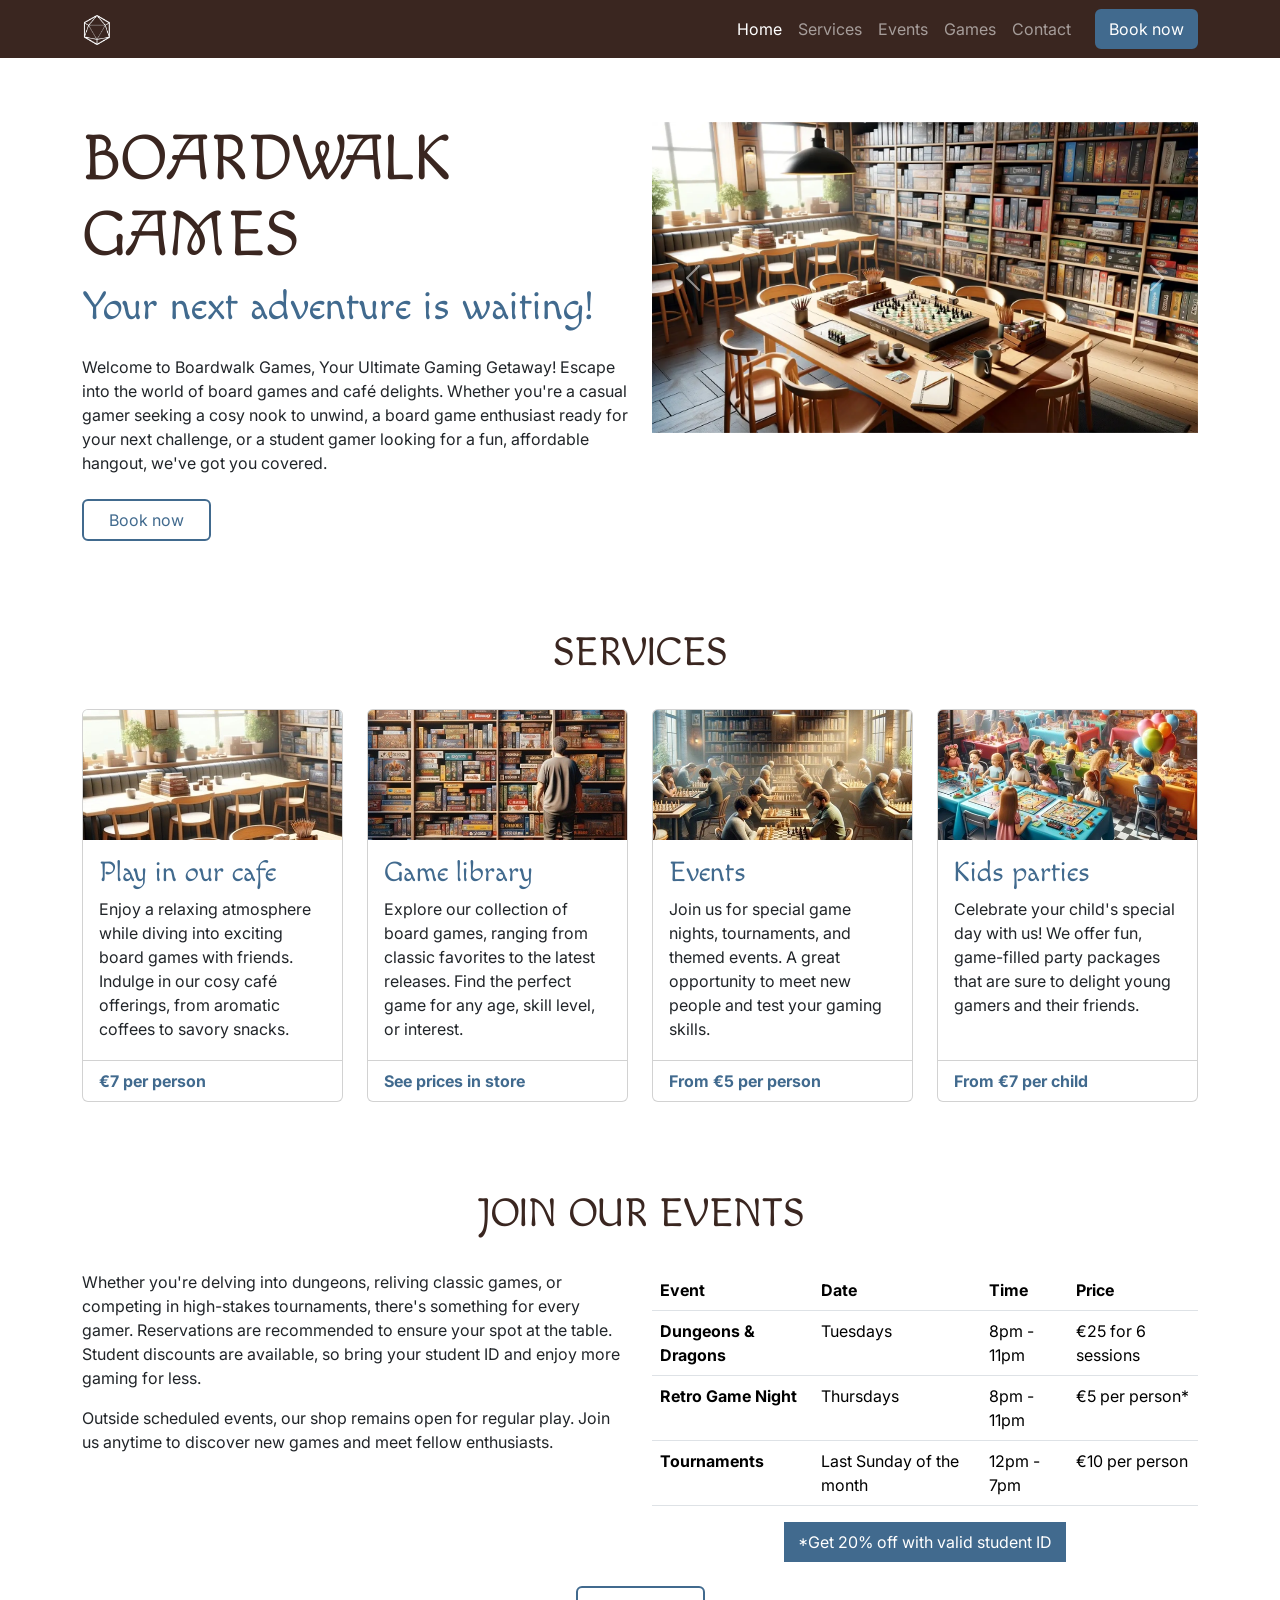
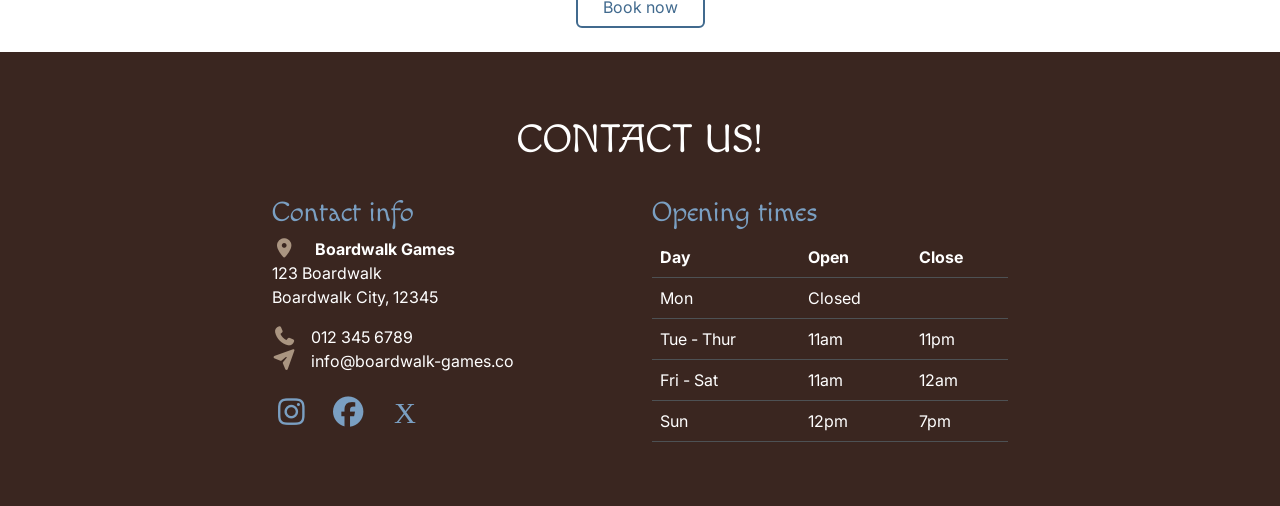
<file: index.html>
<!DOCTYPE html>
<html lang="en">

<head>
    <meta charset="UTF-8">
    <meta name="viewport" content="width=device-width, initial-scale=1.0">
    <meta name="description"
        content="Boardwalk Games, your ultimate gaming retreat!  Perfect for casual gamers, enthusiasts, and student gatherings.  Visit us for your next adventure in board gaming.">
    <title>Boardwalk Games | Home</title> <!-- favicon -->
    <link rel="apple-touch-icon" sizes="180x180" href="assets/favicon/apple-touch-icon.png">
    <link rel="icon" type="image/png" sizes="32x32" href="assets/favicon/favicon-32x32.png">
    <link rel="icon" type="image/png" sizes="16x16" href="assets/favicon/favicon-16x16.png">
    <!-- stylesheet -->
    <link rel="stylesheet" href="vendor/bootstrap/bootstrap.min.css">
    <link rel="stylesheet" href="assets/css/style.css">
    <!-- Font-Awesome stylesheet -->
    <link rel="stylesheet" href="vendor/font-awesome/css/all.min.css">
</head>

<!-- Classes on body work with mt-auto on footer to keep it down at the bottom -->

<body class="d-flex flex-column min-vh-100">

    <!-- Navigation bar -->
    <nav id="navbar" class="navbar navbar-expand-lg fixed-top" data-bs-theme="dark">
        <div class="container">
            <a class="navbar-brand" href=".">
                <img src="assets/images/logo-sm-white.png" alt="Boardwalk Games logo" class="logo">
            </a>
            <button class="navbar-toggler" type="button" data-bs-toggle="collapse"
                data-bs-target="#navbarSupportedContent" aria-controls="navbarSupportedContent" aria-expanded="false"
                aria-label="Toggle navigation">
                <span class="navbar-toggler-icon"></span>
            </button>
            <div class="collapse navbar-collapse" id="navbarSupportedContent">
                <ul class="navbar-nav ms-auto">
                    <li class="nav-item">
                        <a class="nav-link active" aria-current="page" href=".">Home</a>
                    </li>
                    <li class="nav-item">
                        <a class="nav-link" href="#services">Services</a>
                    </li>
                    <li class="nav-item">
                        <a class="nav-link" href="#events">Events</a>
                    </li>
                    <li class="nav-item">
                        <a class="nav-link" href="game-library.html">Games</a>
                    </li>
                    <li class="nav-item">
                        <a class="nav-link" href="#contact">Contact</a>
                    </li>
                    <li class="nav-item">
                        <a class="btn custom-button-filled ms-lg-3" href="booking.html">Book now</a>
                    </li>
                </ul>
            </div>
        </div>
    </nav>

    <!-- Header with carousel -->
    <header id="header" class="container section">
        <div class="row">
            <div class="col-12 col-xl-6 text-center text-xl-start">
                <h1 class="display-3">Boardwalk Games</h1>
                <p class="lead display-6 subheading-colour">Your next adventure is waiting!</p>
                <p class="my-4">Welcome to Boardwalk Games, Your Ultimate Gaming Getaway! Escape into the world of board
                    games and café delights. Whether you're a casual gamer seeking a cosy nook to unwind, a board game
                    enthusiast ready for your next challenge, or a student gamer looking for a fun, affordable hangout,
                    we've got you covered.</p>
                <a class="btn custom-button-outline mb-4" href="booking.html">Book now</a>
            </div>
            <div class="col-12 col-xl-6">
                <!-- Bootstrap carousel -->
                <div id="carousel" class="carousel slide" data-bs-ride="carousel">
                    <div class="carousel-inner">
                        <div class="carousel-item active">
                            <img src="assets/images/boardwalk-games-carousel-image-1.webp" class="d-block w-100"
                                alt="The inside of Boardwalk Games with bookshelves filled with boardgames, and wooden tables to play at">
                        </div>
                        <div class="carousel-item">
                            <img src="assets/images/boardwalk-games-carousel-image-2.webp" class="d-block w-100"
                                alt="The inside of Boardwalk Games with bookshelves filled with boardgames, and wooden tables to play at">
                        </div>
                        <div class="carousel-item">
                            <img src="assets/images/boardwalk-games-carousel-image-3.webp" class="d-block w-100"
                                alt="The inside of Boardwalk Games with bookshelves filled with boardgames, and wooden tables to play at">
                        </div>
                        <div class="carousel-item">
                            <img src="assets/images/boardwalk-games-carousel-image-4.webp" class="d-block w-100"
                                alt="The back-room at Boardwalk Games set up for a Dungeons and Dragons evening">
                        </div>
                        <div class="carousel-item">
                            <img src="assets/images/boardwalk-games-carousel-image-5.webp" class="d-block w-100"
                                alt="A cup of steaming coffee on a wooden table, some playing cards, and a notebook.">
                        </div>
                        <div class="carousel-item">
                            <img src="assets/images/boardwalk-games-carousel-image-6.webp" class="d-block w-100"
                                alt="Students playing a card game at Boardwalk Games">
                        </div>
                    </div>
                    <button class="carousel-control-prev" type="button" data-bs-target="#carousel" data-bs-slide="prev">
                        <span class="carousel-control-prev-icon" aria-hidden="true"></span>
                        <span class="visually-hidden">Previous</span>
                    </button>
                    <button class="carousel-control-next" type="button" data-bs-target="#carousel" data-bs-slide="next">
                        <span class="carousel-control-next-icon" aria-hidden="true"></span>
                        <span class="visually-hidden">Next</span>
                    </button>
                </div>
            </div>
        </div>
    </header>

    <!-- main element, purely semantic -->
    <main>
        <!-- Services section -->
        <section id="services" class="container section">
            <div class="row">
                <div class="col-12 text-center">
                    <h2 class="display-6">Services</h2>
                </div>
                <div class="col-12 col-md-6 col-xl-3">
                    <div class="card">
                        <img src="assets/images/services-1.webp" class="card-img-top"
                            alt="Boardwalk games cafe table by a window, stacks of boardgames can be seen on the table">
                        <div class="card-body">
                            <h3 class="card-title subheading-colour">Play in our cafe</h3>
                            <p class="card-text">
                                Enjoy a relaxing atmosphere while diving into exciting board
                                games with friends. Indulge in our cosy café offerings, from
                                aromatic coffees to savory snacks.
                            </p>
                        </div>
                        <div class="card-footer">
                            <p class="mb-0">€7 per person</p>
                        </div>
                    </div>
                </div>
                <div class="col-12 col-md-6 col-xl-3">
                    <div class="card">
                        <img src="assets/images/services-2.webp" class="card-img-top"
                            alt="Board games stacked in bookshelves, a man can be seen browsing the shelves">
                        <div class="card-body">
                            <!-- bootstrap cards come as h5 by default, changed to h3 to fit project heading hierarchy -->
                            <h3 class="card-title subheading-colour">Game library</h3>
                            <p class="card-text">
                                Explore our collection of board games, ranging from classic
                                favorites to the latest releases. Find the perfect game for
                                any age, skill level, or interest.
                            </p>
                        </div>
                        <div class="card-footer">
                            <p class="mb-0">See prices in store</p>
                        </div>
                    </div>
                </div>
                <div class="col-12 col-md-6 col-xl-3">
                    <div class="card">
                        <img src="assets/images/services-3.webp" class="card-img-top"
                            alt="A chess competition being held at Boardwalk Games">
                        <div class="card-body">
                            <h3 class="card-title subheading-colour">Events</h3>
                            <p class="card-text">
                                Join us for special game nights, tournaments, and themed
                                events. A great opportunity to meet new people and test your
                                gaming skills.
                            </p>
                        </div>
                        <div class="card-footer">
                            <p class="mb-0">From €5 per person</p>
                        </div>
                    </div>
                </div>
                <div class="col-12 col-md-6 col-xl-3">
                    <div class="card">
                        <img src="assets/images/services-4.webp" class="card-img-top"
                            alt="A kids party being held at Boardwalk Games">
                        <div class="card-body">
                            <h3 class="card-title subheading-colour">Kids parties</h3>
                            <p class="card-text">
                                Celebrate your child's special day with us! We offer fun,
                                game-filled party packages that are sure to delight young
                                gamers and their friends.
                            </p>
                        </div>
                        <div class="card-footer">
                            <p class="mb-0">From €7 per child</p>
                        </div>
                    </div>
                </div>
            </div>
        </section>

        <!-- Events section -->
        <section id="events" class="container section">
            <div class="row justify-content-center">
                <div class="col-12 text-center">
                    <h2 class="display-6">Join our events</h2>
                </div>
                <div class="col-12 col-xl-6">
                    <p>Whether you're delving into dungeons, reliving classic games, or competing in high-stakes
                        tournaments, there's something for every gamer. Reservations are recommended to ensure your spot
                        at the table. Student discounts are available, so bring your student ID and enjoy more gaming
                        for less.</p>
                    <p>Outside scheduled events, our shop remains open for regular play. Join us anytime to discover new
                        games and meet fellow enthusiasts.</p>
                </div>
                <div class="col-12 col-xl-6">
                    <table class="table table-hover">
                        <tr>
                            <th>Event</th>
                            <th>Date</th>
                            <th>Time</th>
                            <th>Price</th>
                        </tr>
                        <tr>
                            <td>Dungeons & Dragons</td>
                            <td>Tuesdays</td>
                            <td>8pm - 11pm</td>
                            <td>€25 for 6 sessions</td>
                        </tr>
                        <tr>
                            <td>Retro Game Night</td>
                            <td>Thursdays</td>
                            <td>8pm - 11pm</td>
                            <td>€5 per person*</td>
                        </tr>
                        <tr>
                            <td>Tournaments</td>
                            <td>Last Sunday of the month</td>
                            <td>12pm - 7pm</td>
                            <td>€10 per person</td>
                        </tr>
                    </table>
                    <div class="d-flex justify-content-center">
                        <p id="discount-button" class="btn custom-button-filled text-no-wrap">*Get 20% off with valid
                            student ID</p>
                    </div>
                </div>
                <div class="col-12 d-flex justify-content-center">
                    <a class="btn custom-button-outline mt-2 mb-4" href="booking.html">Book now</a>
                </div>
            </div>
        </section>
    </main>

    <!-- footer - contact section -->
    <footer id="contact" class="mt-auto">
        <div class="container section">
            <div class="row justify-content-center">
                <div class="col-12 text-center">
                    <h2 class="display-6">Contact us!</h2>
                </div>
                <!-- Contact info -->
                <div class="col-12 col-md-6 col-xl-4">
                    <h3 class="subheading-colour">Contact info</h3>
                    <address>
                        <i class="fa-solid fa-location-dot"></i> <strong>Boardwalk Games</strong><br>
                        123 Boardwalk<br>
                        Boardwalk City, 12345<br>
                    </address>
                    <p><i class="fa-solid fa-phone"></i>012 345 6789<br>
                        <i class="fa-solid fa-paper-plane"></i>info@boardwalk-games.co
                    </p>
                    <div class="social-links my-4">
                        <a href="https://www.instagram.com/" target="_blank" rel="noopener"
                            aria-label="Visit our Instagram page (opens in a new tab)"><i
                                class="fa-brands fa-instagram"></i></a>
                        <a href="https://www.facebook.com/" target="_blank" rel="noopener"
                            aria-label="Visit our Facebook page (opens in a new tab)"><i
                                class="fa-brands fa-facebook"></i></a>
                        <a href="https://x.com/" target="_blank" rel="noopener"
                            aria-label="Visit our X page (opens in a new tab)"><i class="fa-brands fa-x"></i></a>
                    </div>
                </div>
                <!-- Opening times -->
                <div class="col-12 col-md-6 col-xl-4">
                    <h3 class="subheading-colour">Opening times</h3>
                    <table class="table table-dark">
                        <tr>
                            <th>Day</th>
                            <th>Open</th>
                            <th>Close</th>
                        </tr>
                        <tr>
                            <td>Mon</td>
                            <td>Closed</td>
                            <td></td>
                        </tr>
                        <tr>
                            <td>Tue - Thur</td>
                            <td>11am</td>
                            <td>11pm</td>
                        </tr>
                        <tr>
                            <td>Fri - Sat</td>
                            <td>11am</td>
                            <td>12am</td>
                        </tr>
                        <tr>
                            <td>Sun</td>
                            <td>12pm</td>
                            <td>7pm</td>
                        </tr>
                    </table>
                </div>
            </div>
        </div>
    </footer>

    <script src="vendor/bootstrap/bootstrap.bundle.min.js"></script>

    <!-- JavaScript code to ensure the Bootstrap mobile navbar collapses when navigating to in-page links -->
    <script>
        document
            .querySelectorAll(".navbar-collapse .nav-link")
            .forEach((link) => {
                link.addEventListener("click", function (e) {
                    let section = document.querySelector(e.target.getAttribute("href"));
                    if (section) {
                        e.preventDefault(); // Prevent default anchor click behavior
                        let navbarHeight = document.querySelector(".navbar-toggler").offsetHeight;
                        window.scroll({
                            top: section.offsetTop - navbarHeight, // Adjust for navbar height
                            behavior: "smooth",
                        });
                        document
                            .querySelector(".navbar-collapse")
                            .classList.remove("show"); // Collapse navbar
                    }
                });
            });
    </script>
</body>

</html>
</file>
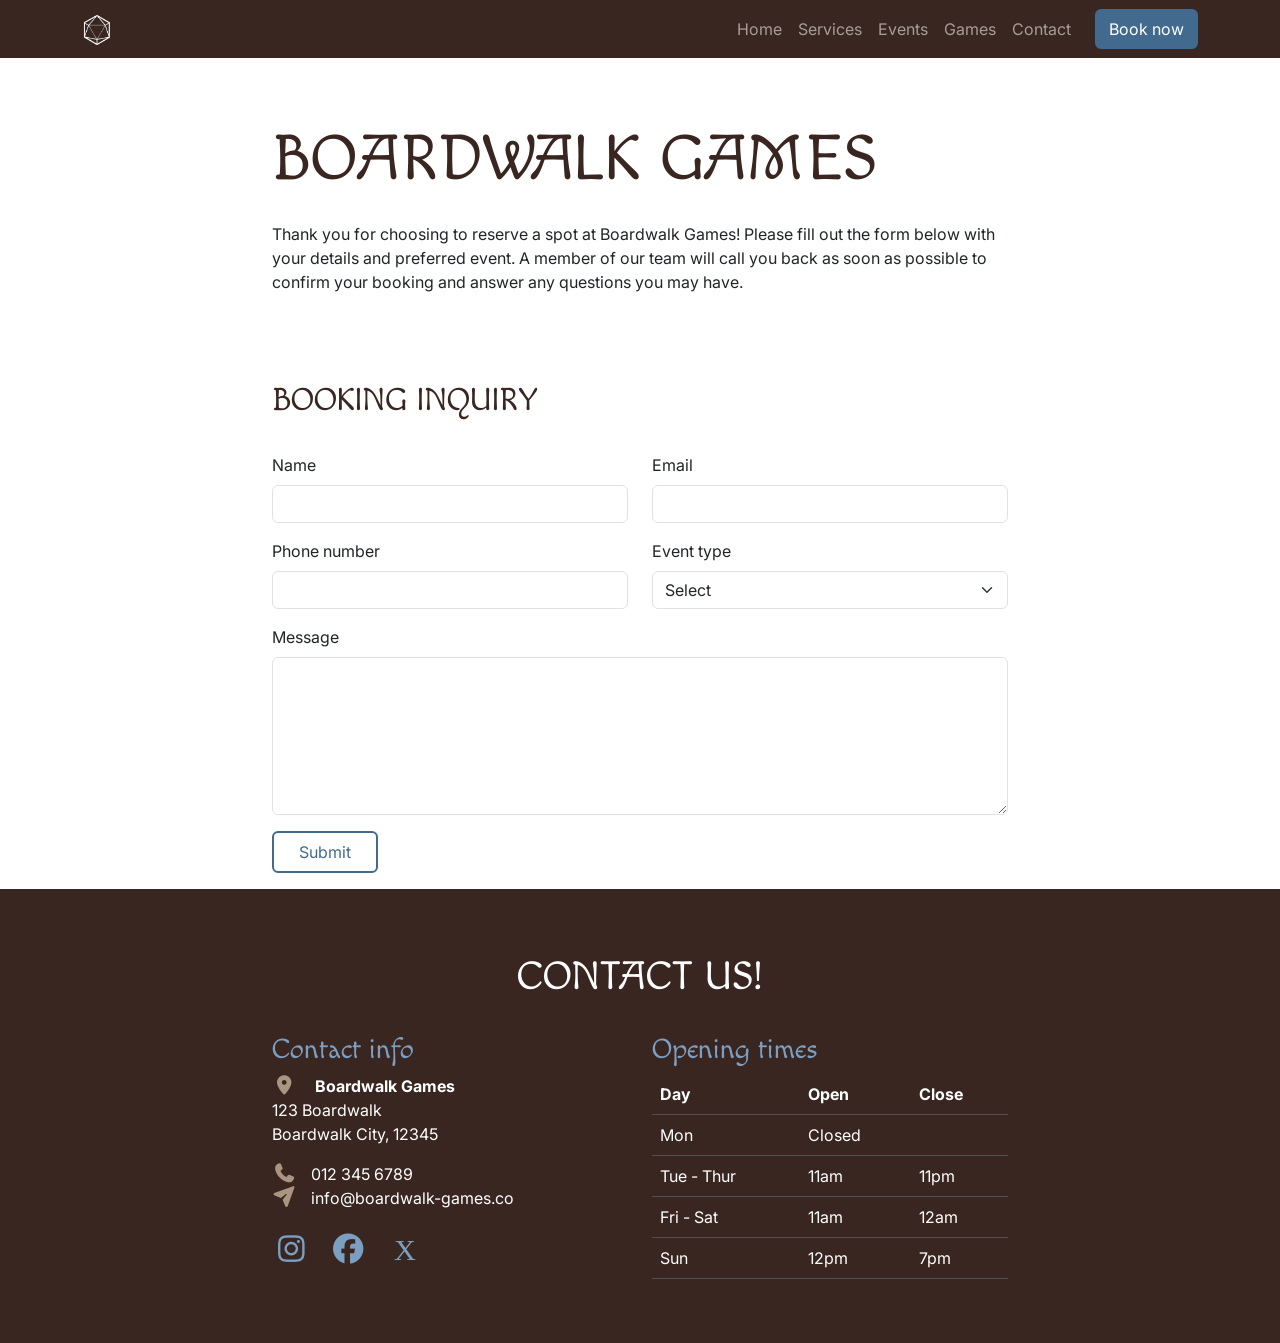
<file: booking.html>
<!DOCTYPE html>
<html lang="en">

<head>
    <meta charset="UTF-8">
    <meta name="viewport" content="width=device-width, initial-scale=1.0">
    <meta name="description"
        content="Boardwalk Games, your ultimate gaming retreat! Perfect for casual gamers, enthusiasts, and student gatherings. Visit us for your next adventure in board gaming.">
    <title>Boardwalk Games | Booking inquiry</title> <!-- favicon -->
    <link rel="apple-touch-icon" sizes="180x180" href="assets/favicon/apple-touch-icon.png">
    <link rel="icon" type="image/png" sizes="32x32" href="assets/favicon/favicon-32x32.png">
    <link rel="icon" type="image/png" sizes="16x16" href="assets/favicon/favicon-16x16.png">
    <!-- stylesheet -->
    <link rel="stylesheet" href="vendor/bootstrap/bootstrap.min.css">
    <link rel="stylesheet" href="assets/css/style.css">
    <!-- Font-Awesome stylesheet -->
    <link rel="stylesheet" href="vendor/font-awesome/css/all.min.css">
</head>

<!-- Classes on body work with mt-auto on footer to keep it down at the bottom -->

<body class="d-flex flex-column min-vh-100">

    <!-- Navigation bar -->
    <nav id="navbar" class="navbar navbar-expand-lg fixed-top" data-bs-theme="dark">
        <div class="container">
            <a class="navbar-brand" href=".">
                <img src="assets/images/logo-sm-white.png" alt="Boardwalk Games logo" class="logo">
            </a>
            <button class="navbar-toggler" type="button" data-bs-toggle="collapse"
                data-bs-target="#navbarSupportedContent" aria-controls="navbarSupportedContent" aria-expanded="false"
                aria-label="Toggle navigation">
                <span class="navbar-toggler-icon"></span>
            </button>
            <div class="collapse navbar-collapse" id="navbarSupportedContent">
                <ul class="navbar-nav ms-auto">
                    <li class="nav-item">
                        <a class="nav-link" href=".">Home</a>
                    </li>
                    <li class="nav-item">
                        <a class="nav-link" href="./#services">Services</a>
                    </li>
                    <li class="nav-item">
                        <a class="nav-link" href="./#events">Events</a>
                    </li>
                    <li class="nav-item">
                        <a class="nav-link" href="game-library.html">Games</a>
                    </li>
                    <li class="nav-item">
                        <a class="nav-link" href="#contact">Contact</a>
                    </li>
                    <li class="nav-item">
                        <a class="btn custom-button-filled ms-lg-3" href="booking.html" aria-current="page">Book now</a>
                    </li>
                </ul>
            </div>
        </div>
    </nav>

    <!-- header section -->
    <header id="header" class="container section">
        <div class="row justify-content-center">
            <div class="col-12 col-md-8 text-center text-xl-start">
                <h1 class="display-3">Boardwalk Games</h1>
                <p class="my-4">
                    Thank you for choosing to reserve a spot at Boardwalk Games! Please
                    fill out the form below with your details and preferred event. A
                    member of our team will call you back as soon as possible to confirm
                    your booking and answer any questions you may have.
                </p>
            </div>
        </div>
    </header>

    <main>
        <!-- Booking inquiry form section -->
        <section id="booking-form" class="container section">
            <div class="row justify-content-center">
                <div class="col-12 col-md-8">
                    <h2>Booking inquiry</h2>
                    <form action="success.html">
                        <div class="row">
                            <div class="col-12 col-lg-6 mb-3">
                                <label for="name" class="form-label">Name</label>
                                <input class="form-control" id="name" name="name" type="text" required>
                            </div>
                            <div class="col-12 col-lg-6 mb-3">
                                <label for="email" class="form-label">Email</label>
                                <input class="form-control" id="email" name="email" type="email" required>
                            </div>
                            <div class="col-12 col-lg-6 mb-3">
                                <label for="phone" class="form-label">Phone number</label>
                                <input class="form-control" id="phone" name="phone" type="text" required>
                            </div>
                            <div class="col-12 col-lg-6 mb-3">
                                <label for="event-type" class="form-label">Event type</label>
                                <select id="event-type" class="form-select" name="event-type" required>
                                    <option value="" selected>Select</option>
                                    <option value="regular-play">Reserve a table</option>
                                    <option value="dnd">Dungeons & Dragons</option>
                                    <option value="retro-night">Retro Game Night</option>
                                    <option value="tournament">Tournament</option>
                                    <option value="kids-party">Kids party</option>
                                </select>
                            </div>
                            <div class="col-12 mb-3">
                                <label for="message" class="form-label">Message</label>
                                <textarea class="form-control" rows="6" id="message" name="message" required></textarea>
                            </div>
                        </div>

                        <button type="submit" class="btn custom-button-outline mb-3">Submit</button>
                    </form>
                </div>
            </div>
        </section>
    </main>

    <!-- footer - contact section -->
    <footer id="contact" class="mt-auto">
        <div class="container section">
            <div class="row justify-content-center">
                <div class="col-12 text-center">
                    <h2 class="display-6">Contact us!</h2>
                </div>
                <!-- Contact info -->
                <div class="col-12 col-md-6 col-xl-4">
                    <h3 class="subheading-colour">Contact info</h3>
                    <address>
                        <i class="fa-solid fa-location-dot"></i> <strong>Boardwalk Games</strong><br>
                        123 Boardwalk<br>
                        Boardwalk City, 12345<br>
                    </address>
                    <p><i class="fa-solid fa-phone"></i>012 345 6789<br>
                        <i class="fa-solid fa-paper-plane"></i>info@boardwalk-games.co
                    </p>
                    <div class="social-links my-4">
                        <a href="https://www.instagram.com/" target="_blank" rel="noopener"
                            aria-label="Visit our Instagram page (opens in a new tab)"><i
                                class="fa-brands fa-instagram"></i></a>
                        <a href="https://www.facebook.com/" target="_blank" rel="noopener"
                            aria-label="Visit our Facebook page (opens in a new tab)"><i
                                class="fa-brands fa-facebook"></i></a>
                        <a href="https://x.com/" target="_blank" rel="noopener"
                            aria-label="Visit our X page (opens in a new tab)"><i class="fa-brands fa-x"></i></a>
                    </div>
                </div>
                <!-- Opening times -->
                <div class="col-12 col-md-6 col-xl-4">
                    <h3 class="subheading-colour">Opening times</h3>
                    <table class="table table-dark">
                        <tr>
                            <th>Day</th>
                            <th>Open</th>
                            <th>Close</th>
                        </tr>
                        <tr>
                            <td>Mon</td>
                            <td>Closed</td>
                            <td></td>
                        </tr>
                        <tr>
                            <td>Tue - Thur</td>
                            <td>11am</td>
                            <td>11pm</td>
                        </tr>
                        <tr>
                            <td>Fri - Sat</td>
                            <td>11am</td>
                            <td>12am</td>
                        </tr>
                        <tr>
                            <td>Sun</td>
                            <td>12pm</td>
                            <td>7pm</td>
                        </tr>
                    </table>
                </div>
            </div>
        </div>
    </footer>

    <script src="vendor/bootstrap/bootstrap.bundle.min.js"></script>
</body>

</html>
</file>
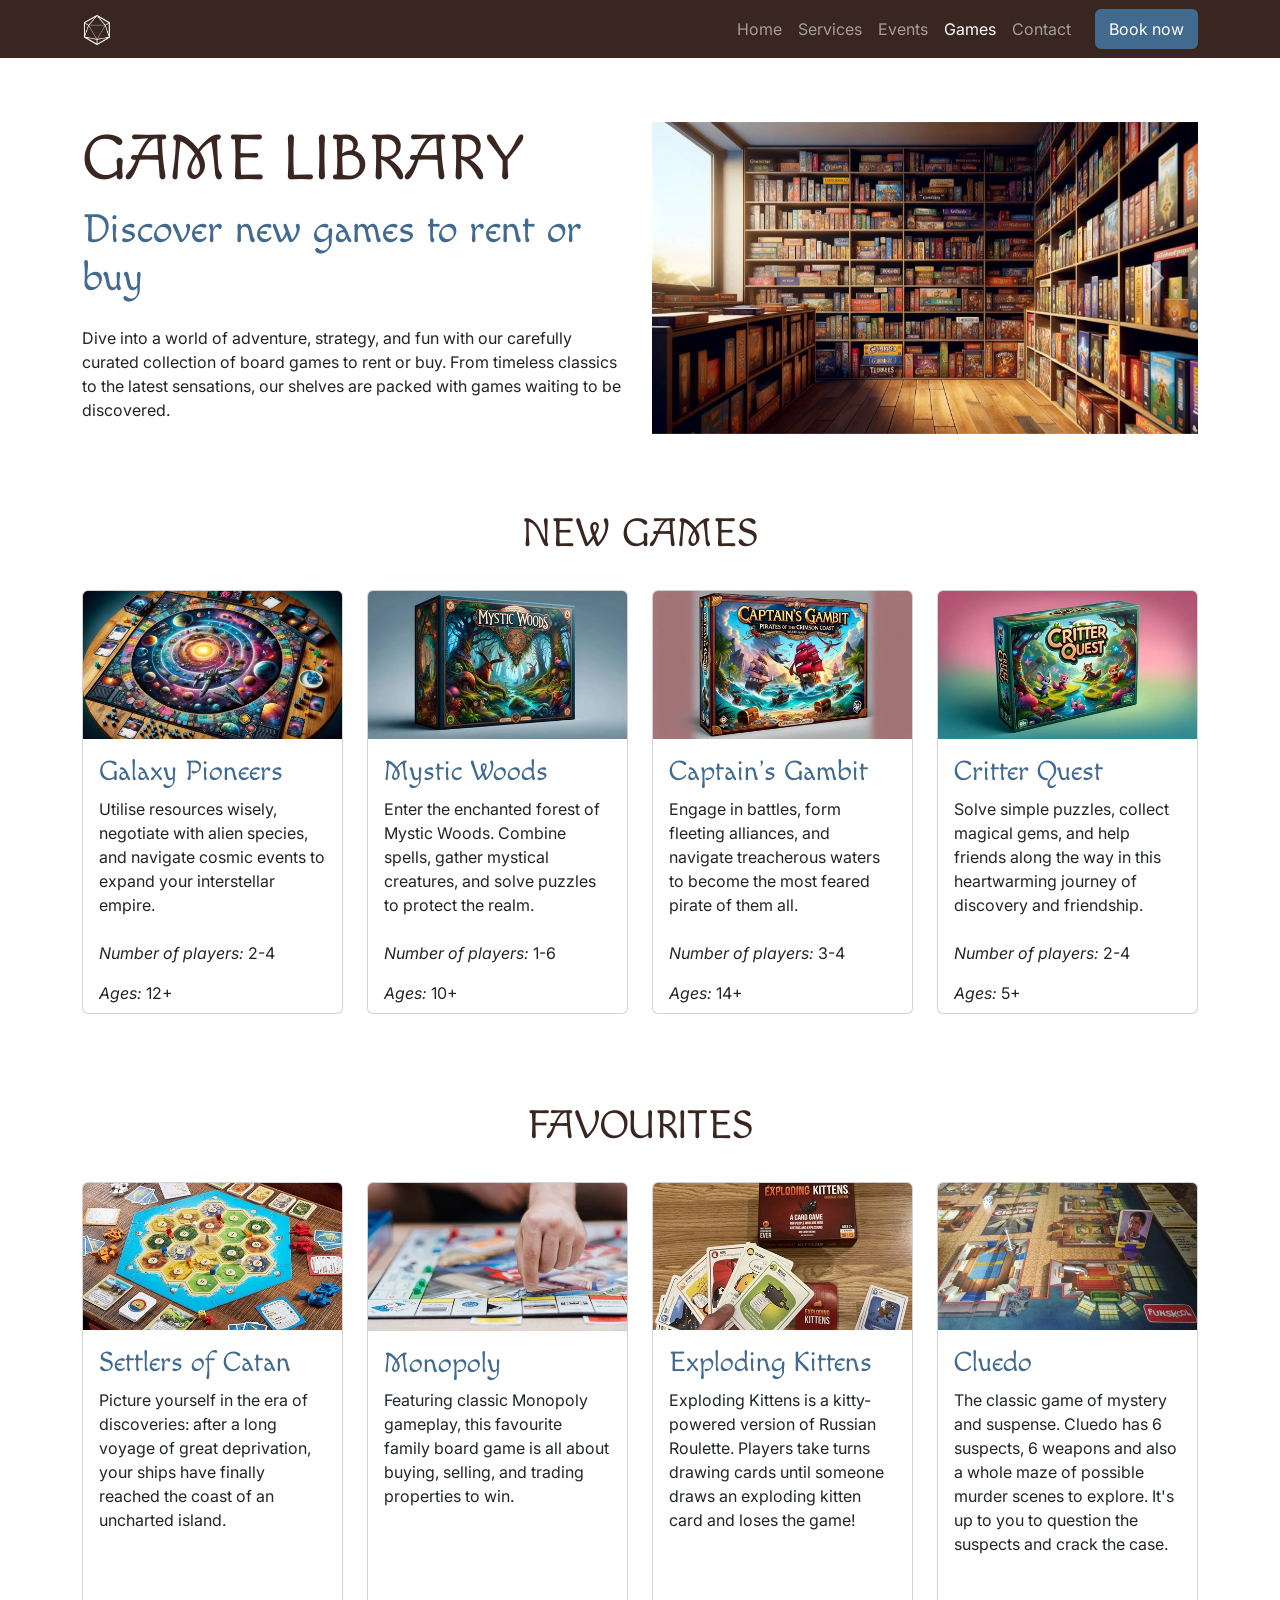
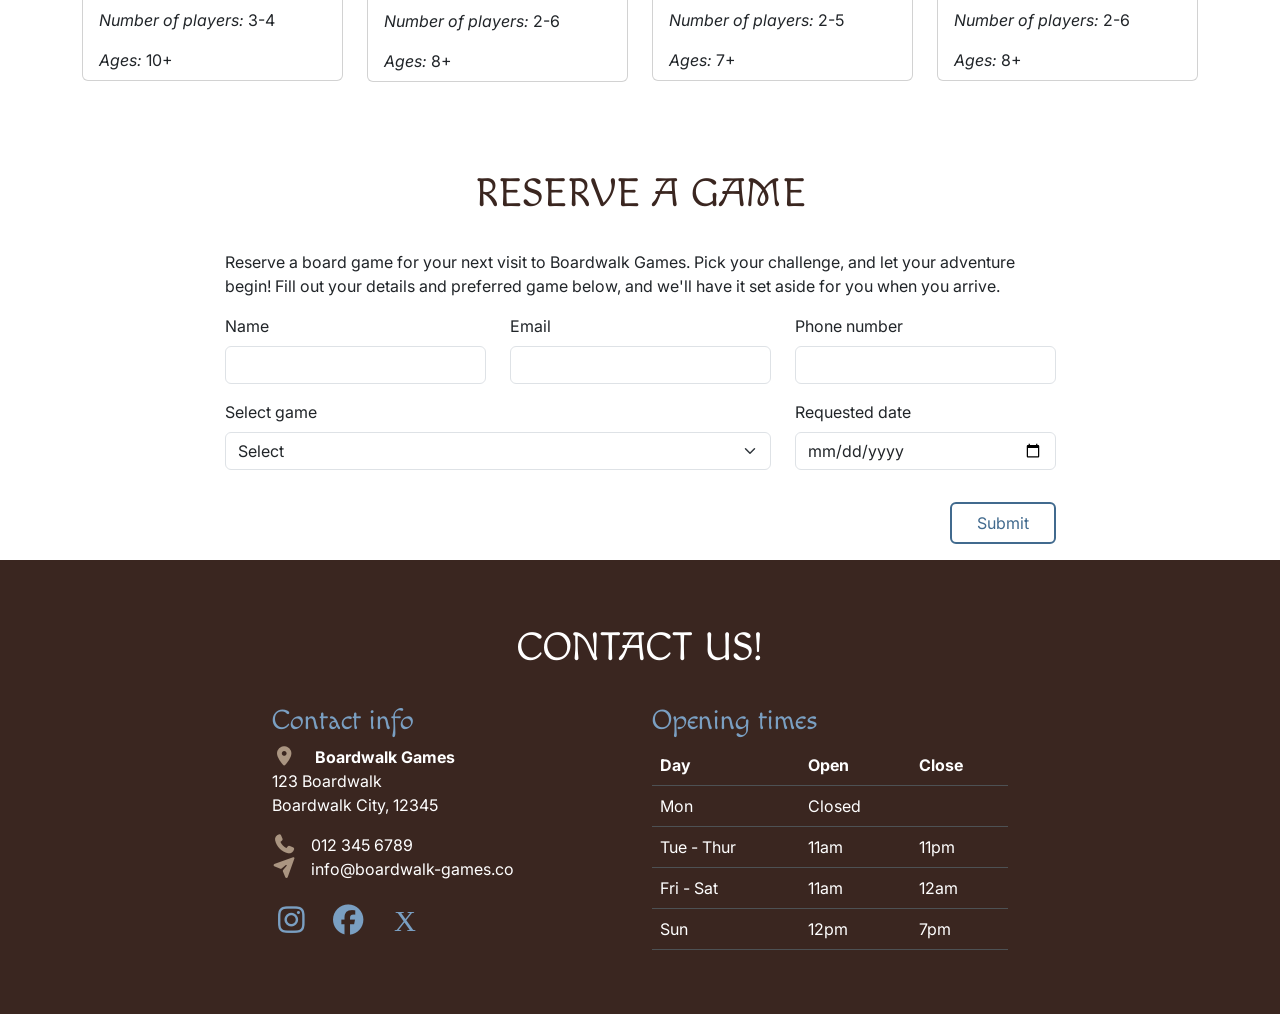
<file: game-library.html>
<!DOCTYPE html>
<html lang="en">

<head>
    <meta charset="UTF-8">
    <meta name="viewport" content="width=device-width, initial-scale=1.0">
    <meta name="description"
        content="Explore Boardwalk Games' vast library of engaging and exciting board games available for rent or purchase. Reserve your game online and embark on your next board game adventure today!">
    <title>Boardwalk Games | Game Library</title> <!-- favicon -->
    <link rel="apple-touch-icon" sizes="180x180" href="assets/favicon/apple-touch-icon.png">
    <link rel="icon" type="image/png" sizes="32x32" href="assets/favicon/favicon-32x32.png">
    <link rel="icon" type="image/png" sizes="16x16" href="assets/favicon/favicon-16x16.png">
    <!-- stylesheet -->
    <link rel="stylesheet" href="vendor/bootstrap/bootstrap.min.css">
    <link rel="stylesheet" href="assets/css/style.css">
    <!-- Font-Awesome stylesheet -->
    <link rel="stylesheet" href="vendor/font-awesome/css/all.min.css">
</head>

<!-- Classes on body work with mt-auto on footer to keep it down at the bottom -->

<body class="d-flex flex-column min-vh-100">

    <!-- Navigation bar -->
    <nav id="navbar" class="navbar navbar-expand-lg fixed-top" data-bs-theme="dark">
        <div class="container">
            <a class="navbar-brand" href=".">
                <img src="assets/images/logo-sm-white.png" alt="Boardwalk Games logo" class="logo">
            </a>
            <button class="navbar-toggler" type="button" data-bs-toggle="collapse"
                data-bs-target="#navbarSupportedContent" aria-controls="navbarSupportedContent" aria-expanded="false"
                aria-label="Toggle navigation">
                <span class="navbar-toggler-icon"></span>
            </button>
            <div class="collapse navbar-collapse" id="navbarSupportedContent">
                <ul class="navbar-nav ms-auto">
                    <li class="nav-item">
                        <a class="nav-link" href=".">Home</a>
                    </li>
                    <li class="nav-item">
                        <a class="nav-link" href="./#services">Services</a>
                    </li>
                    <li class="nav-item">
                        <a class="nav-link" href="./#events">Events</a>
                    </li>
                    <li class="nav-item">
                        <a class="nav-link active" aria-current="page" href="game-library.html">Games</a>
                    </li>
                    <li class="nav-item">
                        <a class="nav-link" href="#contact">Contact</a>
                    </li>
                    <li class="nav-item">
                        <a class="btn custom-button-filled ms-lg-3" href="booking.html">Book now</a>
                    </li>
                </ul>
            </div>
        </div>
    </nav>

    <!-- Header with carousel -->
    <header id="header" class="container section">
        <div class="row">
            <div class="col-12 col-xl-6 text-center text-xl-start">
                <h1 class="display-3">Game Library</h1>
                <p class="lead display-6 subheading-colour">Discover new games to rent or buy</p>
                <p class="my-4">Dive into a world of adventure, strategy, and fun with our carefully curated collection
                    of board games to rent or buy. From timeless classics to the latest sensations, our shelves are
                    packed with games waiting to be discovered.</p>
            </div>
            <div class="col-12 col-xl-6">
                <!-- Bootstrap carousel -->
                <div id="carousel" class="carousel slide" data-bs-ride="carousel">
                    <div class="carousel-inner">
                        <div class="carousel-item active">
                            <img src="assets/images/game-library-carousel-1.webp" class="d-block w-100"
                                alt="Bookshelves filled with boardgames">
                        </div>
                        <div class="carousel-item">
                            <img src="assets/images/game-library-carousel-2.webp" class="d-block w-100"
                                alt="Bookshelves filled with boardgames">
                        </div>
                        <div class="carousel-item">
                            <img src="assets/images/game-library-carousel-3.webp" class="d-block w-100"
                                alt="Bookshelves filled with boardgames, one man is browsing the shelves">
                        </div>
                        <div class="carousel-item">
                            <img src="assets/images/game-library-carousel-4.webp" class="d-block w-100"
                                alt="8 board games stacked on top of each other">
                        </div>
                    </div>
                    <button class="carousel-control-prev" type="button" data-bs-target="#carousel" data-bs-slide="prev">
                        <span class="carousel-control-prev-icon" aria-hidden="true"></span>
                        <span class="visually-hidden">Previous</span>
                    </button>
                    <button class="carousel-control-next" type="button" data-bs-target="#carousel" data-bs-slide="next">
                        <span class="carousel-control-next-icon" aria-hidden="true"></span>
                        <span class="visually-hidden">Next</span>
                    </button>
                </div>
            </div>
        </div>
    </header>

    <!-- main element, purely semantic -->
    <main>
        <!-- New games section -->
        <section id="new-games" class="container section games">
            <div class="row">
                <div class="col-12 text-center">
                    <h2 class="display-6">New Games</h2>
                </div>
                <div class="col-12 col-md-6 col-xl-3">
                    <div class="card">
                        <img src="assets/images/new-games-1.webp" class="card-img-top" alt="Galaxy Pioneers board game">
                        <div class="card-body">
                            <h3 class="card-title subheading-colour">Galaxy Pioneers</h3>
                            <p class="card-text">
                                Utilise resources wisely, negotiate with alien species, and navigate cosmic events to
                                expand your interstellar empire.
                            </p>
                        </div>
                        <div class="card-footer">
                            <p><span class="game-data-caption">Number of players: </span>2-4</p>
                            <p class="mb-0"><span class="game-data-caption">Ages: </span>12+</p>
                        </div>
                    </div>
                </div>
                <div class="col-12 col-md-6 col-xl-3">
                    <div class="card">
                        <img src="assets/images/new-games-2.webp" class="card-img-top"
                            alt="Mystic Woods board game box">
                        <div class="card-body">
                            <h3 class="card-title subheading-colour">Mystic Woods</h3>
                            <p class="card-text">
                                Enter the enchanted forest of Mystic Woods. Combine spells, gather mystical
                                creatures, and solve puzzles to protect the realm.
                            </p>
                        </div>
                        <div class="card-footer">
                            <p><span class="game-data-caption">Number of players: </span>1-6</p>
                            <p class="mb-0"><span class="game-data-caption">Ages: </span>10+</p>
                        </div>
                    </div>
                </div>
                <div class="col-12 col-md-6 col-xl-3">
                    <div class="card">
                        <img src="assets/images/new-games-3.webp" class="card-img-top"
                            alt="Captain's Gambit board game box">
                        <div class="card-body">
                            <h3 class="card-title subheading-colour">Captain's Gambit</h3>
                            <p class="card-text">
                                Engage in battles, form fleeting alliances, and navigate treacherous waters to
                                become the most feared pirate of them all.
                            </p>
                        </div>
                        <div class="card-footer">
                            <p><span class="game-data-caption">Number of players: </span>3-4</p>
                            <p class="mb-0"><span class="game-data-caption">Ages: </span>14+</p>
                        </div>
                    </div>
                </div>
                <div class="col-12 col-md-6 col-xl-3">
                    <div class="card">
                        <img src="assets/images/new-games-4.webp" class="card-img-top"
                            alt="Critter Quest board game box">
                        <div class="card-body">
                            <h3 class="card-title subheading-colour">Critter Quest</h3>
                            <p class="card-text">
                                Solve simple puzzles, collect magical gems, and help friends along the way in this
                                heartwarming journey of discovery and friendship.
                            </p>
                        </div>
                        <div class="card-footer">
                            <p><span class="game-data-caption">Number of players: </span>2-4</p>
                            <p class="mb-0"><span class="game-data-caption">Ages: </span>5+</p>
                        </div>
                    </div>
                </div>
            </div>
        </section>

        <!-- Favourite games section -->
        <section id="fav-games" class="container section games">
            <div class="row">
                <div class="col-12 text-center">
                    <h2 class="display-6">Favourites</h2>
                </div>
                <div class="col-12 col-md-6 col-xl-3">
                    <div class="card">
                        <img src="assets/images/fav-games-1.webp" class="card-img-top"
                            alt="Settlers of Catan board game">
                        <div class="card-body">
                            <h3 class="card-title subheading-colour">Settlers of Catan</h3>
                            <p class="card-text">
                                Picture yourself in the era of discoveries: after a long voyage of great deprivation,
                                your ships have finally reached the coast of an uncharted island.
                            </p>
                        </div>
                        <div class="card-footer">
                            <p><span class="game-data-caption">Number of players: </span>3-4</p>
                            <p class="mb-0"><span class="game-data-caption">Ages: </span>10+</p>
                        </div>
                    </div>
                </div>
                <div class="col-12 col-md-6 col-xl-3">
                    <div class="card">
                        <img src="assets/images/fav-games-2.webp" class="card-img-top" alt="Monopoly board game">
                        <div class="card-body">
                            <h3 class="card-title subheading-colour">Monopoly</h3>
                            <p class="card-text">
                                Featuring classic Monopoly gameplay, this favourite family board game is all about
                                buying, selling, and trading properties to win.
                            </p>
                        </div>
                        <div class="card-footer">
                            <p><span class="game-data-caption">Number of players: </span>2-6</p>
                            <p class="mb-0"><span class="game-data-caption">Ages: </span>8+</p>
                        </div>
                    </div>
                </div>
                <div class="col-12 col-md-6 col-xl-3">
                    <div class="card">
                        <img src="assets/images/fav-games-3.webp" class="card-img-top"
                            alt="Exploding Kittens card game">
                        <div class="card-body">
                            <h3 class="card-title subheading-colour">Exploding Kittens</h3>
                            <p class="card-text">
                                Exploding Kittens is a kitty-powered version of Russian Roulette. Players take turns
                                drawing cards until someone draws an exploding kitten card and loses the game!
                            </p>
                        </div>
                        <div class="card-footer">
                            <p><span class="game-data-caption">Number of players: </span>2-5</p>
                            <p class="mb-0"><span class="game-data-caption">Ages: </span>7+</p>
                        </div>
                    </div>
                </div>
                <div class="col-12 col-md-6 col-xl-3">
                    <div class="card">
                        <img src="assets/images/fav-games-4.webp" class="card-img-top" alt="Cluedo board game">
                        <div class="card-body">
                            <h3 class="card-title subheading-colour">Cluedo</h3>
                            <p class="card-text">
                                The classic game of mystery and suspense. Cluedo has 6 suspects, 6 weapons and also a
                                whole maze of possible murder scenes to explore. It's up to you to question the suspects
                                and crack the case.
                            </p>
                        </div>
                        <div class="card-footer">
                            <p><span class="game-data-caption">Number of players: </span>2-6</p>
                            <p class="mb-0"><span class="game-data-caption">Ages: </span>8+</p>
                        </div>
                    </div>
                </div>
            </div>
        </section>

        <!-- Game reservation section -->
        <section id="reserve" class="container section games">
            <div class="row d-flex justify-content-center">
                <div class="col-12 text-center">
                    <h2 class="display-6">Reserve a game</h2>
                </div>
                <div class="col-12 col-md-9">
                    <p>Reserve a board game for your next visit to Boardwalk Games. Pick your challenge, and let your
                        adventure begin! Fill out your details and preferred game below, and we'll have it set aside for
                        you when you arrive.</p>
                </div>
                <div class="col-12">
                    <form action="success.html">
                        <div class="row d-flex justify-content-center">
                            <div class="col-12 col-md-9 col-xl-3 mb-3">
                                <label for="name" class="form-label">Name</label>
                                <input class="form-control" id="name" name="name" type="text" required>
                            </div>
                            <div class="col-12 col-md-9 col-xl-3 mb-3">
                                <label for="email" class="form-label">Email</label>
                                <input class="form-control" id="email" name="email" type="email" required>
                            </div>
                            <div class="col-12 col-md-9 col-xl-3 mb-3">
                                <label for="phone" class="form-label">Phone number</label>
                                <input class="form-control" id="phone" name="phone" type="text" required>
                            </div>
                            <div class="col-12 col-md-9 col-xl-6 mb-3">
                                <label for="game" class="form-label">Select game</label>
                                <select id="game" class="form-select" name="game" required>
                                    <option value="" selected>Select</option>
                                    <option value="captains-gambit">Captain's Gambit</option>
                                    <option value="cluedo">Cluedo</option>
                                    <option value="critter-quest">Critter Quest</option>
                                    <option value="exploding-kittens">Exploding Kittens</option>
                                    <option value="galaxy-pioneers">Galaxy Pioneers</option>
                                    <option value="monopoly">Monopoly</option>
                                    <option value="mystic-woods">Mystic Woods</option>
                                    <option value="settlers-catan">Settlers of Catan</option>
                                </select>
                            </div>
                            <div class="col-12 col-md-9 col-xl-3 mb-3">
                                <label for="date" class="form-label">Requested date</label>
                                <input class="form-control" id="date" name="date" type="date" required>
                            </div>
                            <div class="col-12 col-md-9 my-3 d-flex justify-content-end">
                                <button type="submit" class="btn custom-button-outline">Submit</button>
                            </div>
                        </div>

                    </form>
                </div>
            </div>
        </section>
    </main>

    <!-- footer - contact section -->
    <footer id="contact" class="mt-auto">
        <div class="container section">
            <div class="row justify-content-center">
                <div class="col-12 text-center">
                    <h2 class="display-6">Contact us!</h2>
                </div>
                <!-- Contact info -->
                <div class="col-12 col-md-6 col-xl-4">
                    <h3 class="subheading-colour">Contact info</h3>
                    <address>
                        <i class="fa-solid fa-location-dot"></i> <strong>Boardwalk Games</strong><br>
                        123 Boardwalk<br>
                        Boardwalk City, 12345<br>
                    </address>
                    <p><i class="fa-solid fa-phone"></i>012 345 6789<br>
                        <i class="fa-solid fa-paper-plane"></i>info@boardwalk-games.co
                    </p>
                    <div class="social-links my-4">
                        <a href="https://www.instagram.com/" target="_blank" rel="noopener"
                            aria-label="Visit our Instagram page (opens in a new tab)"><i
                                class="fa-brands fa-instagram"></i></a>
                        <a href="https://www.facebook.com/" target="_blank" rel="noopener"
                            aria-label="Visit our Facebook page (opens in a new tab)"><i
                                class="fa-brands fa-facebook"></i></a>
                        <a href="https://x.com/" target="_blank" rel="noopener"
                            aria-label="Visit our X page (opens in a new tab)"><i class="fa-brands fa-x"></i></a>
                    </div>
                </div>
                <!-- Opening times -->
                <div class="col-12 col-md-6 col-xl-4">
                    <h3 class="subheading-colour">Opening times</h3>
                    <table class="table table-dark">
                        <tr>
                            <th>Day</th>
                            <th>Open</th>
                            <th>Close</th>
                        </tr>
                        <tr>
                            <td>Mon</td>
                            <td>Closed</td>
                            <td></td>
                        </tr>
                        <tr>
                            <td>Tue - Thur</td>
                            <td>11am</td>
                            <td>11pm</td>
                        </tr>
                        <tr>
                            <td>Fri - Sat</td>
                            <td>11am</td>
                            <td>12am</td>
                        </tr>
                        <tr>
                            <td>Sun</td>
                            <td>12pm</td>
                            <td>7pm</td>
                        </tr>
                    </table>
                </div>
            </div>
        </div>
    </footer>

    <script src="vendor/bootstrap/bootstrap.bundle.min.js"></script>
</body>

</html>
</file>
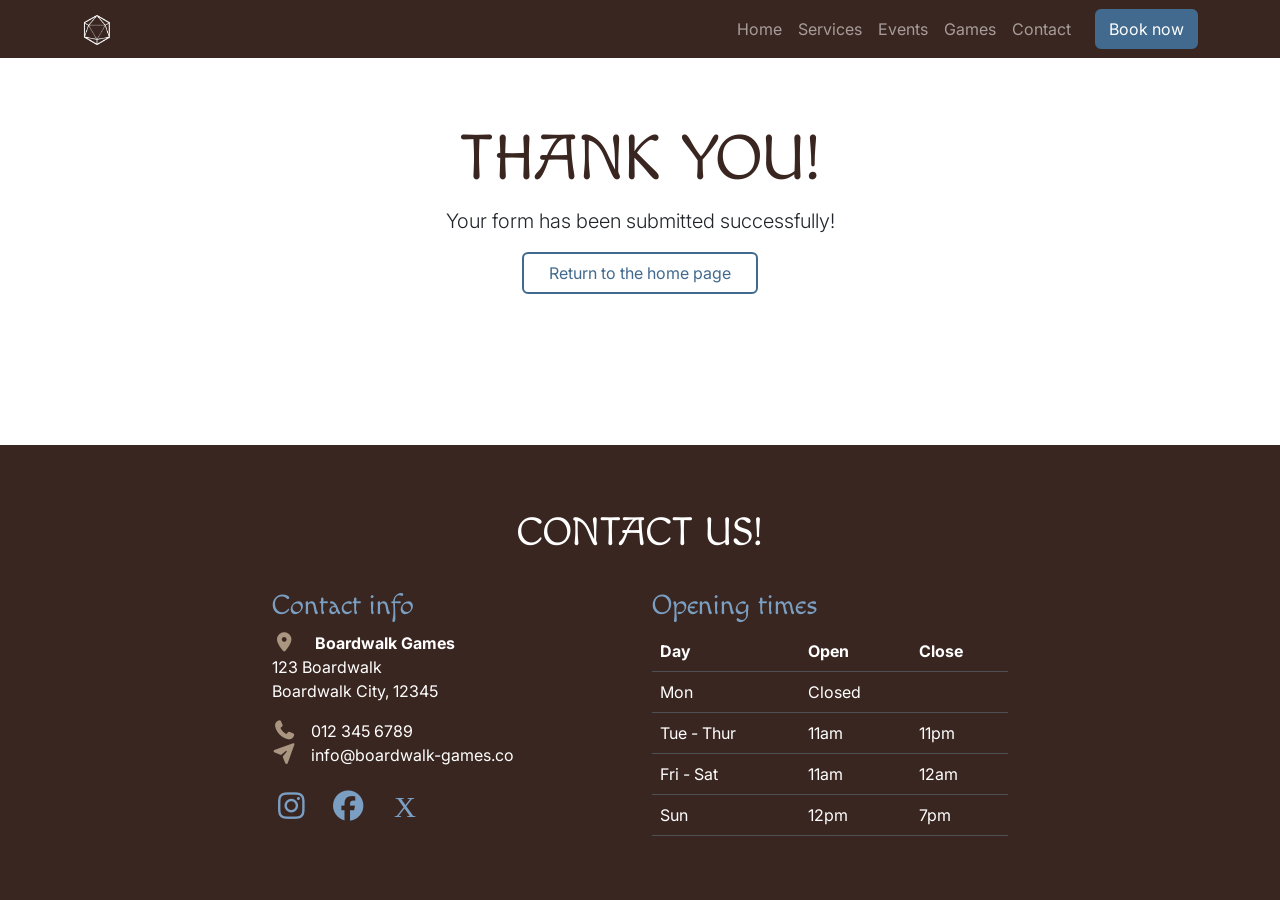
<file: success.html>
<!DOCTYPE html>
<html lang="en">

<head>
    <meta charset="UTF-8">
    <meta name="viewport" content="width=device-width, initial-scale=1.0">
    <meta name="description"
        content="Thank you for booking with Boardwalk Games! Your reservation request has been received and is being processed.">
    <title>Boardwalk Games | Thank you</title> <!-- favicon -->
    <link rel="apple-touch-icon" sizes="180x180" href="assets/favicon/apple-touch-icon.png">
    <link rel="icon" type="image/png" sizes="32x32" href="assets/favicon/favicon-32x32.png">
    <link rel="icon" type="image/png" sizes="16x16" href="assets/favicon/favicon-16x16.png">
    <!-- stylesheet -->
    <link rel="stylesheet" href="vendor/bootstrap/bootstrap.min.css">
    <link rel="stylesheet" href="assets/css/style.css">
    <!-- Font-Awesome stylesheet -->
    <link rel="stylesheet" href="vendor/font-awesome/css/all.min.css">
</head>

<!-- Classes on body work with mt-auto on footer to keep it down at the bottom -->

<body class="d-flex flex-column min-vh-100">

    <!-- Navigation bar -->
    <nav id="navbar" class="navbar navbar-expand-lg fixed-top" data-bs-theme="dark">
        <div class="container">
            <a class="navbar-brand" href=".">
                <img src="assets/images/logo-sm-white.png" alt="Boardwalk Games logo" class="logo">
            </a>
            <button class="navbar-toggler" type="button" data-bs-toggle="collapse"
                data-bs-target="#navbarSupportedContent" aria-controls="navbarSupportedContent" aria-expanded="false"
                aria-label="Toggle navigation">
                <span class="navbar-toggler-icon"></span>
            </button>
            <div class="collapse navbar-collapse" id="navbarSupportedContent">
                <ul class="navbar-nav ms-auto">
                    <li class="nav-item">
                        <a class="nav-link" href=".">Home</a>
                    </li>
                    <li class="nav-item">
                        <a class="nav-link" href="./#services">Services</a>
                    </li>
                    <li class="nav-item">
                        <a class="nav-link" href="./#events">Events</a>
                    </li>
                    <li class="nav-item">
                        <a class="nav-link" href="game-library.html">Games</a>
                    </li>
                    <li class="nav-item">
                        <a class="nav-link" href="#contact">Contact</a>
                    </li>
                    <li class="nav-item">
                        <a class="btn custom-button-filled ms-lg-3" href="booking.html">Book now</a>
                    </li>
                </ul>
            </div>
        </div>
    </nav>

    <!-- success message for users who successfully submit a form -->
    <main id="success" class="container section text-center">
        <div class="row justify-content-center">
            <div class="col-12 col-md-8">
                <h1 class="display-3">Thank you!</h1>
                <p class="lead">Your form has been submitted successfully!</p>
                <a href="." class="btn custom-button-outline mb-5">Return to the home page</a>
            </div>
        </div>
    </main>

    <!-- footer - contact section -->
    <footer id="contact" class="mt-auto">
        <div class="container section">
            <div class="row justify-content-center">
                <div class="col-12 text-center">
                    <h2 class="display-6">Contact us!</h2>
                </div>
                <!-- Contact info -->
                <div class="col-12 col-md-6 col-xl-4">
                    <h3 class="subheading-colour">Contact info</h3>
                    <address>
                        <i class="fa-solid fa-location-dot"></i> <strong>Boardwalk Games</strong><br>
                        123 Boardwalk<br>
                        Boardwalk City, 12345<br>
                    </address>
                    <p><i class="fa-solid fa-phone"></i>012 345 6789<br>
                        <i class="fa-solid fa-paper-plane"></i>info@boardwalk-games.co
                    </p>
                    <div class="social-links my-4">
                        <a href="https://www.instagram.com/" target="_blank" rel="noopener"
                            aria-label="Visit our Instagram page (opens in a new tab)"><i
                                class="fa-brands fa-instagram"></i></a>
                        <a href="https://www.facebook.com/" target="_blank" rel="noopener"
                            aria-label="Visit our Facebook page (opens in a new tab)"><i
                                class="fa-brands fa-facebook"></i></a>
                        <a href="https://x.com/" target="_blank" rel="noopener"
                            aria-label="Visit our X page (opens in a new tab)"><i class="fa-brands fa-x"></i></a>
                    </div>
                </div>
                <!-- Opening times -->
                <div class="col-12 col-md-6 col-xl-4">
                    <h3 class="subheading-colour">Opening times</h3>
                    <table class="table table-dark">
                        <tr>
                            <th>Day</th>
                            <th>Open</th>
                            <th>Close</th>
                        </tr>
                        <tr>
                            <td>Mon</td>
                            <td>Closed</td>
                            <td></td>
                        </tr>
                        <tr>
                            <td>Tue - Thur</td>
                            <td>11am</td>
                            <td>11pm</td>
                        </tr>
                        <tr>
                            <td>Fri - Sat</td>
                            <td>11am</td>
                            <td>12am</td>
                        </tr>
                        <tr>
                            <td>Sun</td>
                            <td>12pm</td>
                            <td>7pm</td>
                        </tr>
                    </table>
                </div>
            </div>
        </div>
    </footer>

    <script src="vendor/bootstrap/bootstrap.bundle.min.js"></script>
</body>

</html>
</file>
<file: assets/css/style.css>
@import url("https://fonts.bunny.net/css?family=inter:400,400i,700,700i|macondo:400");

:root {
    --primary-font: "Inter", sans-serif;
    --secondary-font: "Macondo", cursive;
    --primary-colour: #3a2620; /* dark brown */
    --secondary-colour: #aa9581; /* light brown */
    --highlight-colour: #416a8e; /* blue */
    --highlight-colour-light: #7a9fc2; /* light blue */
}

body {
    font-family: var(--primary-font);
    padding-top: 57.55px; /* Leave room for the fixed navbar */
}

h1,
h2,
h3 {
    font-family: var(--secondary-font);
    color: var(--primary-colour);
}

h1,
h2 {
    text-transform: uppercase;
}

h2 {
    margin-bottom: 2rem;
}

.subheading-colour {
    color: var(--highlight-colour);
}

.section {
    padding-top: 4rem;
}

/* buttons */

.custom-button-filled {
    border: 2px solid var(--highlight-colour);
    background-color: var(--highlight-colour);
    color: white;
}

.custom-button-filled:focus-visible,
.custom-button-filled:hover {
    border: 2px solid var(--secondary-colour);
    background-color: var(--secondary-colour);
    color: white;
}

.custom-button-outline {
    border: 2px solid var(--highlight-colour);
    color: var(--highlight-colour);
    background-color: transparent;
    padding: 7px 25px;
}

.custom-button-outline:hover {
    color: white;
    background-color: var(--highlight-colour);
}

.custom-button-outline:focus-visible {
    color: white;
    background-color: var(--secondary-colour);
}

/* navbar */
#navbar {
    background-color: var(--primary-colour);
}

#navbar .logo {
    width: 30px;
}

/* header */

#header .lead {
    font-family: var(--secondary-font);
}

/* services */

#services .card-footer {
    font-weight: bold;
    color: var(--highlight-colour);
    background-color: transparent;
}

#services .card {
    margin-bottom: 1.5rem;
}

/* events */

#events td:first-child {
  font-weight: bold;
}

#discount-button {
    border-radius: 0;
}

/* games library */

.games .card-footer {
    background-color: transparent;
    border-width: 0;
}

.games .card {
    margin-bottom: 1.5rem;
}

.games .game-data-caption
{
    font-style: italic;
}

/* footer */

#contact {
    background-color: var(--primary-colour);
    color: white;
    padding-bottom: 3rem;
}

#contact h2 {
    color: white;
}

#contact .subheading-colour {
    color: var(--highlight-colour-light);
}

#contact i {
    color: var(--secondary-colour);
    font-size: 1.2rem;
    margin-right: 15px;
}

#contact .social-links i {
    color: var(--highlight-colour-light);
    font-size: 1.9rem;
    -webkit-transition: color 0.3s ease-in-out;
    transition: color 0.3s ease-in-out;
}

#contact .social-links i:hover {
    color: var(--secondary-colour);
}

#contact .social-links a:focus-visible {
    outline: none;
}

#contact .social-links a:focus-visible i {
    color: var(--secondary-colour);
    outline: 1px solid var(--secondary-colour);
}

#contact .table-dark * {
    background-color: transparent;
}

/* Tiny devices */
@media screen and (max-width: 576px) {
    #events table {
        font-size: smaller;
    }

    #discount-button {
        width: 100%;
    }
}

/* Medium devices, tablets and up */
@media screen and (min-width: 768px) {
    /* Make the services cards the same height so the bases align */
    #services .card-body {
        min-height: 190px;
    }

    /* Make the game cards the same height so the bases align */
    #fav-games .card-body {
        min-height: 215px;
    }
}

/* Large devices, small laptops and up */
@media screen and (min-width: 992px) {
    /* Make the services cards the same height so the bases align */
    #services .card-body {
        min-height: auto;
    }

    /* Make the game cards the same height so the bases align */
    #fav-games .card-body {
        min-height: auto;
    }
}

/* Extra-large devices, laptops and up */
@media screen and (min-width: 1200px) {
    /* Make the services cards the same height so the bases align */
    #services .card-body {
        min-height: 220px;
    }

    /* Make the game cards the same height so the bases align */
    #fav-games .card-body {
        min-height: 270px;
    }
}

/* Extra-extra-large devices, larger laptops and up */
@media screen and (min-width: 1400px) {
    /* Make the services cards the same height so the bases align */
    #services .card-body {
        min-height: 200px;
    }

    /* Make the game cards the same height so the bases align */
    #new-games .card-body {
        min-height: 195px;
    }
    #fav-games .card-body {
        min-height: 220px;
    }
}
</file>
